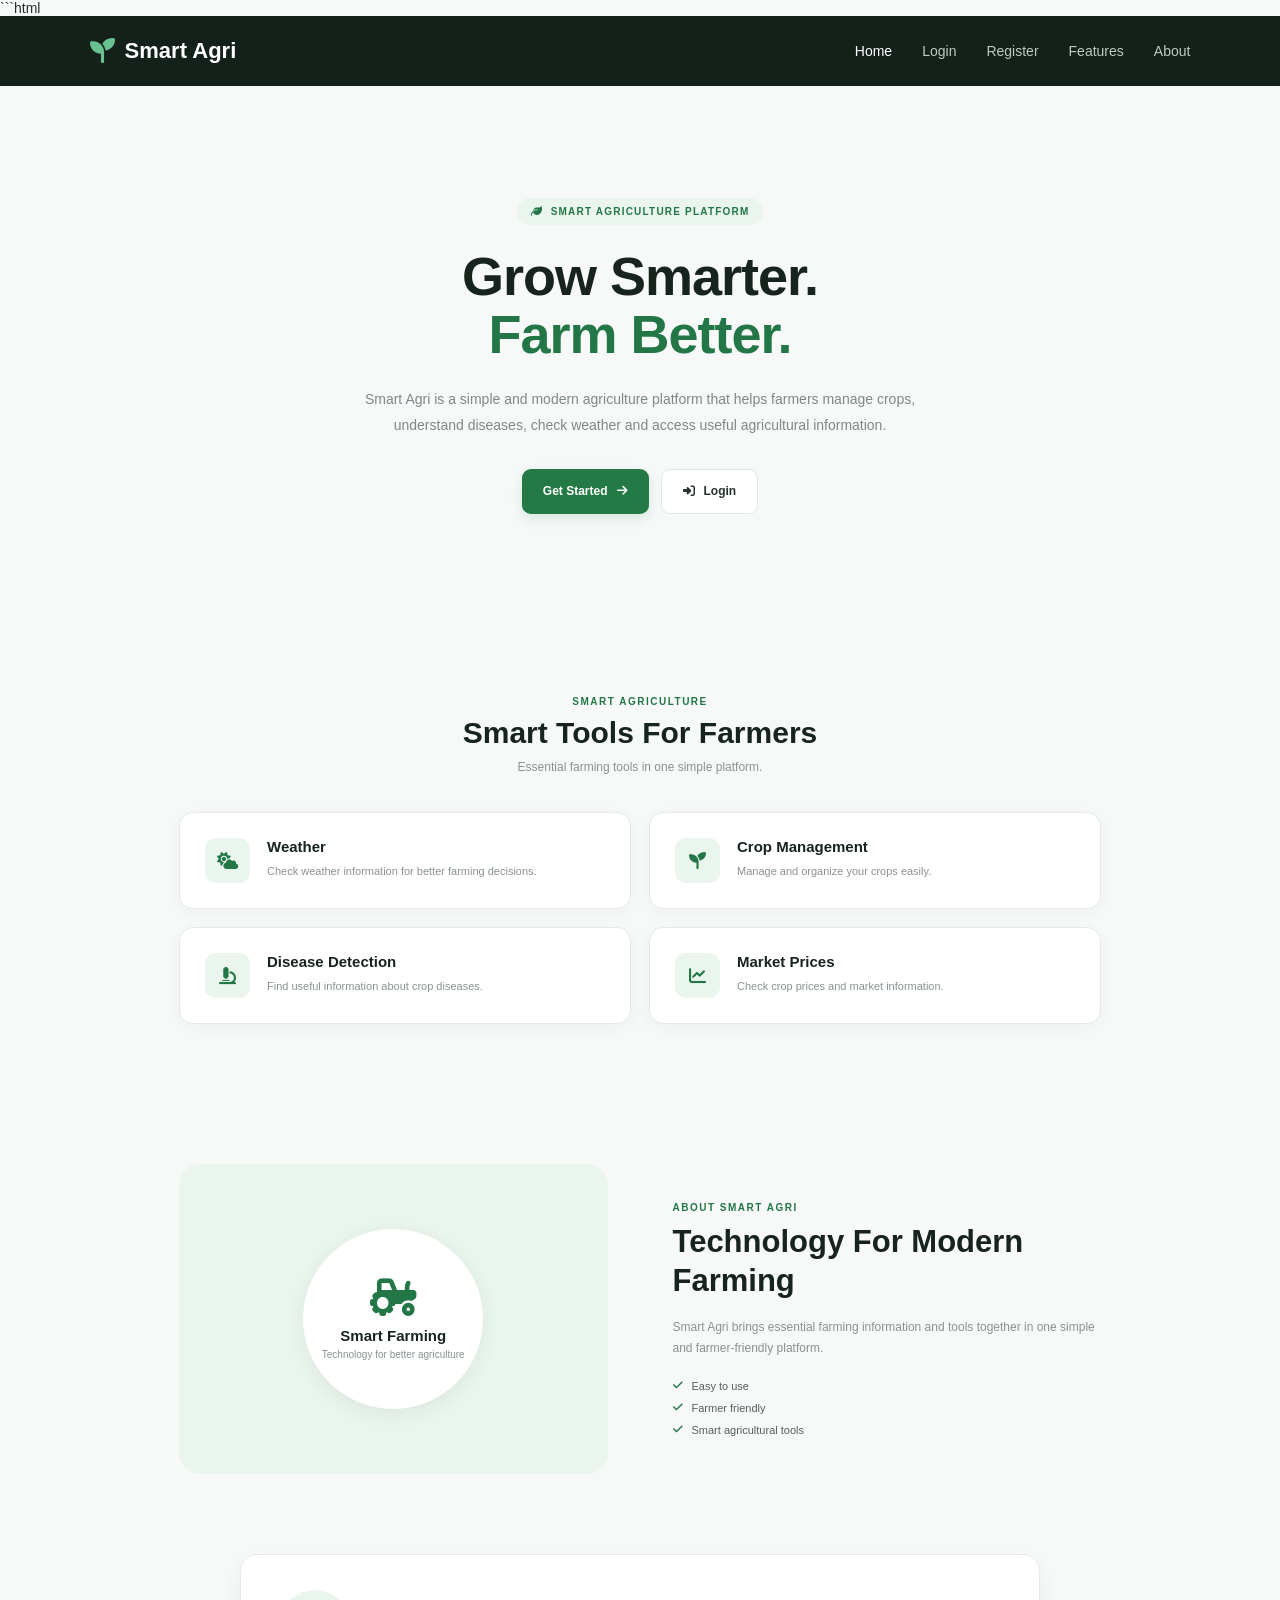
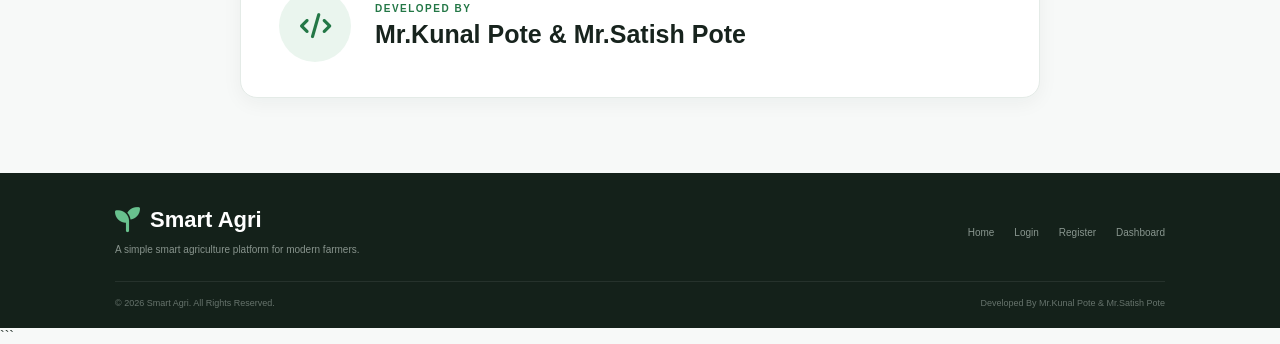
<file: index.html>
```html
<!DOCTYPE html>
<html lang="en">

<head>

<meta charset="UTF-8">
<meta name="viewport" content="width=device-width, initial-scale=1.0">

<title>Smart Agri</title>

<link rel="stylesheet"
href="https://cdnjs.cloudflare.com/ajax/libs/font-awesome/6.5.2/css/all.min.css">

<style>

*{
    margin:0;
    padding:0;
    box-sizing:border-box;
}

html{
    scroll-behavior:smooth;
}

body{
    font-family:"Segoe UI",Arial,sans-serif;
    background:#f7f9f8;
    color:#26332c;
    font-size:14px;
}

.navbar{
    height:70px;
    padding:0 7%;
    display:flex;
    align-items:center;
    justify-content:space-between;
    background:#14211a;
}

.logo{
    display:flex;
    align-items:center;
    gap:10px;
    color:#fff;
    font-size:22px;
    font-weight:700;
}

.logo i{
    color:#68c18e;
    font-size:25px;
}

.navbar nav{
    display:flex;
    gap:30px;
}

.navbar nav a{
    color:#bfc9c3;
    text-decoration:none;
    font-size:14px;
    transition:.2s;
}

.navbar nav a:hover,
.navbar nav a.active{
    color:#fff;
}

.hero{
    max-width:950px;
    min-height:540px;
    margin:auto;
    padding:75px 6%;
    display:flex;
    align-items:center;
    justify-content:center;
    text-align:center;
}

.hero-content{
    max-width:680px;
}

.badge{
    display:inline-flex;
    align-items:center;
    gap:8px;
    padding:8px 14px;
    background:#eaf5ee;
    color:#237746;
    border-radius:20px;
    font-size:10px;
    font-weight:700;
    letter-spacing:1.2px;
}

.badge i{
    font-size:11px;
}

.hero h1{
    margin-top:22px;
    color:#17231d;
    font-size:54px;
    line-height:1.08;
    letter-spacing:-1px;
}

.hero h1 span{
    color:#237746;
}

.hero p{
    max-width:590px;
    margin:22px auto 0;
    color:#7d8982;
    font-size:14px;
    line-height:1.9;
}

.hero-buttons{
    display:flex;
    justify-content:center;
    gap:12px;
    margin-top:30px;
}

.btn{
    display:inline-flex;
    align-items:center;
    justify-content:center;
    gap:9px;
    min-height:45px;
    padding:0 21px;
    border-radius:9px;
    text-decoration:none;
    font-size:12px;
    font-weight:600;
    transition:.2s;
}

.btn-primary{
    background:#237a45;
    color:#fff;
    box-shadow:0 5px 14px rgba(31,122,77,.14);
}

.btn-primary:hover{
    background:#195f37;
    transform:translateY(-2px);
}

.btn-secondary{
    background:#fff;
    color:#26332c;
    border:1px solid #e1e8e4;
}

.btn-secondary:hover{
    border-color:#b8d4c3;
    transform:translateY(-2px);
}

.features{
    max-width:1050px;
    margin:auto;
    padding:70px 5%;
}

.heading{
    text-align:center;
    margin-bottom:38px;
}

.heading span{
    color:#237746;
    font-size:10px;
    font-weight:700;
    letter-spacing:1.5px;
}

.heading h2{
    margin-top:9px;
    color:#17231d;
    font-size:30px;
}

.heading p{
    margin-top:10px;
    color:#89938d;
    font-size:12px;
}

.feature-grid{
    display:grid;
    grid-template-columns:repeat(2,1fr);
    gap:18px;
}

.feature-card{
    padding:25px;
    background:#fff;
    border:1px solid #e4ebe7;
    border-radius:14px;
    box-shadow:0 4px 18px rgba(25,45,34,.04);
    display:flex;
    align-items:flex-start;
    gap:17px;
    transition:.2s;
}

.feature-card:hover{
    transform:translateY(-3px);
    box-shadow:0 9px 25px rgba(25,45,34,.08);
}

.feature-icon{
    width:45px;
    height:45px;
    flex-shrink:0;
    display:flex;
    align-items:center;
    justify-content:center;
    border-radius:11px;
    background:#eaf5ee;
    color:#237746;
    font-size:17px;
}

.feature-card h3{
    color:#17231d;
    font-size:15px;
}

.feature-card p{
    margin-top:7px;
    color:#89938d;
    font-size:11px;
    line-height:1.7;
}

.about{
    max-width:1050px;
    margin:auto;
    padding:70px 5%;
    display:grid;
    grid-template-columns:1fr 1fr;
    align-items:center;
    gap:65px;
}

.about-box{
    height:310px;
    display:flex;
    align-items:center;
    justify-content:center;
    background:#eaf5ee;
    border-radius:21px;
}

.about-circle{
    width:180px;
    height:180px;
    display:flex;
    flex-direction:column;
    align-items:center;
    justify-content:center;
    text-align:center;
    background:#fff;
    border-radius:50%;
    box-shadow:0 5px 20px rgba(25,45,34,.07);
}

.about-circle i{
    color:#237746;
    font-size:37px;
    margin-bottom:11px;
}

.about-circle h3{
    color:#17231d;
    font-size:15px;
}

.about-circle p{
    margin-top:5px;
    color:#89938d;
    font-size:10px;
}

.about-content span{
    color:#237746;
    font-size:10px;
    font-weight:700;
    letter-spacing:1.5px;
}

.about-content h2{
    margin-top:10px;
    color:#17231d;
    font-size:31px;
    line-height:1.25;
}

.about-content p{
    margin-top:16px;
    max-width:500px;
    color:#89938d;
    font-size:12px;
    line-height:1.8;
}

.about-list{
    margin-top:20px;
    display:grid;
    gap:10px;
}

.about-list div{
    display:flex;
    align-items:center;
    gap:9px;
    color:#536059;
    font-size:11px;
}

.about-list i{
    color:#237746;
    font-size:11px;
}

.founder{
    max-width:800px;
    margin:10px auto 75px;
    padding:35px 38px;
    background:#fff;
    border:1px solid #e4ebe7;
    border-radius:17px;
    box-shadow:0 5px 20px rgba(25,45,34,.05);
    display:flex;
    align-items:center;
    gap:24px;
}

.founder-icon{
    width:72px;
    height:72px;
    flex-shrink:0;
    display:flex;
    align-items:center;
    justify-content:center;
    background:#eaf5ee;
    color:#237746;
    border-radius:50%;
    font-size:25px;
}

.founder-info span{
    color:#237746;
    font-size:10px;
    font-weight:700;
    letter-spacing:1.5px;
}

.founder-info h2{
    margin-top:6px;
    color:#17231d;
    font-size:25px;
}

.founder-info p{
    margin-top:4px;
    color:#89938d;
    font-size:11px;
}

.quote{
    margin-top:10px;
    color:#237746;
    font-size:11px;
    font-style:italic;
    line-height:1.6;
}

footer{
    background:#14211a;
    padding:34px 7% 20px;
    color:#fff;
}

.footer-content{
    max-width:1050px;
    margin:auto;
    display:flex;
    align-items:center;
    justify-content:space-between;
    gap:30px;
}

.footer-text p{
    margin-top:8px;
    max-width:320px;
    color:#87938c;
    font-size:10px;
    line-height:1.7;
}

.footer-links{
    display:flex;
    gap:20px;
}

.footer-links a{
    color:#89968f;
    text-decoration:none;
    font-size:10px;
}

.footer-links a:hover{
    color:#fff;
}

.footer-bottom{
    max-width:1050px;
    margin:23px auto 0;
    padding-top:16px;
    border-top:1px solid rgba(255,255,255,.08);
    display:flex;
    justify-content:space-between;
    color:#66736c;
    font-size:9px;
}

@media(max-width:850px){

    .hero{
        min-height:510px;
        padding:65px 6%;
    }

    .feature-grid{
        grid-template-columns:1fr;
    }

    .about{
        grid-template-columns:1fr;
        gap:42px;
    }

    .about-box{
        max-width:500px;
        width:100%;
        margin:auto;
    }

}

@media(max-width:600px){

    .navbar{
        height:auto;
        padding:17px 5%;
        flex-direction:column;
        gap:14px;
    }

    .navbar nav{
        gap:16px;
        flex-wrap:wrap;
        justify-content:center;
    }

    .navbar nav a{
        font-size:11px;
    }

    .hero{
        min-height:480px;
        padding:55px 6%;
    }

    .hero h1{
        font-size:40px;
    }

    .hero p{
        font-size:12px;
    }

    .badge{
        font-size:9px;
    }

    .hero-buttons{
        flex-wrap:wrap;
    }

    .features{
        padding:55px 6%;
    }

    .heading h2{
        font-size:26px;
    }

    .heading p{
        font-size:11px;
    }

    .feature-card{
        padding:21px;
    }

    .feature-card h3{
        font-size:14px;
    }

    .feature-card p{
        font-size:10px;
    }

    .about{
        padding:55px 6%;
    }

    .about-content h2{
        font-size:27px;
    }

    .about-content p{
        font-size:11px;
    }

    .founder{
        margin:10px 5% 60px;
        padding:30px 22px;
        flex-direction:column;
        text-align:center;
    }

    .founder-info h2{
        font-size:21px;
    }

    .footer-content{
        flex-direction:column;
        text-align:center;
    }

    .footer-links{
        flex-wrap:wrap;
        justify-content:center;
    }

    .footer-bottom{
        flex-direction:column;
        gap:8px;
        text-align:center;
    }

}

</style>

</head>

<body>

<header class="navbar">

    <div class="logo">

        <i class="fa-solid fa-seedling"></i>

        <span>Smart Agri</span>

    </div>

    <nav>

        <a href="index.html" class="active">
            Home
        </a>

        <a href="login.html">
            Login
        </a>

        <a href="register.html">
            Register
        </a>

        <a href="#features">
            Features
        </a>

        <a href="#about">
            About
        </a>

    </nav>

</header>

<section class="hero">

    <div class="hero-content">

        <div class="badge">

            <i class="fa-solid fa-leaf"></i>

            SMART AGRICULTURE PLATFORM

        </div>

        <h1>

            Grow Smarter.<br>

            <span>Farm Better.</span>

        </h1>

        <p>

            Smart Agri is a simple and modern agriculture
            platform that helps farmers manage crops,
            understand diseases, check weather and access
            useful agricultural information.

        </p>

        <div class="hero-buttons">

            <a href="register.html"
               class="btn btn-primary">

                Get Started

                <i class="fa-solid fa-arrow-right"></i>

            </a>

            <a href="login.html"
               class="btn btn-secondary">

                <i class="fa-solid fa-right-to-bracket"></i>

                Login

            </a>

        </div>

    </div>

</section>

<section class="features" id="features">

    <div class="heading">

        <span>SMART AGRICULTURE</span>

        <h2>Smart Tools For Farmers</h2>

        <p>
            Essential farming tools in one simple platform.
        </p>

    </div>

    <div class="feature-grid">

        <div class="feature-card">

            <div class="feature-icon">

                <i class="fa-solid fa-cloud-sun"></i>

            </div>

            <div>

                <h3>Weather</h3>

                <p>
                    Check weather information for
                    better farming decisions.
                </p>

            </div>

        </div>

        <div class="feature-card">

            <div class="feature-icon">

                <i class="fa-solid fa-seedling"></i>

            </div>

            <div>

                <h3>Crop Management</h3>

                <p>
                    Manage and organize your crops easily.
                </p>

            </div>

        </div>

        <div class="feature-card">

            <div class="feature-icon">

                <i class="fa-solid fa-microscope"></i>

            </div>

            <div>

                <h3>Disease Detection</h3>

                <p>
                    Find useful information about
                    crop diseases.
                </p>

            </div>

        </div>

        <div class="feature-card">

            <div class="feature-icon">

                <i class="fa-solid fa-chart-line"></i>

            </div>

            <div>

                <h3>Market Prices</h3>

                <p>
                    Check crop prices and market
                    information.
                </p>

            </div>

        </div>

    </div>

</section>

<section class="about" id="about">

    <div class="about-box">

        <div class="about-circle">

            <i class="fa-solid fa-tractor"></i>

            <h3>Smart Farming</h3>

            <p>
                Technology for better agriculture
            </p>

        </div>

    </div>

    <div class="about-content">

        <span>ABOUT SMART AGRI</span>

        <h2>

            Technology For
            Modern Farming

        </h2>

        <p>

            Smart Agri brings essential farming
            information and tools together in one
            simple and farmer-friendly platform.

        </p>

        <div class="about-list">

            <div>

                <i class="fa-solid fa-check"></i>

                Easy to use

            </div>

            <div>

                <i class="fa-solid fa-check"></i>

                Farmer friendly

            </div>

            <div>

                <i class="fa-solid fa-check"></i>

                Smart agricultural tools

            </div>

        </div>

    </div>

</section>

<section class="founder">

    <div class="founder-icon">

        <i class="fa-solid fa-code"></i>

    </div>

    <div class="founder-info">

        <span>DEVELOPED BY</span>

        <h2>
            Mr.Kunal Pote & Mr.Satish Pote
        </h2>

    </div>

</section>

<footer>

    <div class="footer-content">

        <div class="footer-text">

            <div class="logo">

                <i class="fa-solid fa-seedling"></i>

                <span>Smart Agri</span>

            </div>

            <p>

                A simple smart agriculture platform
                for modern farmers.

            </p>

        </div>

        <div class="footer-links">

            <a href="index.html">
                Home
            </a>

            <a href="login.html">
                Login
            </a>

            <a href="register.html">
                Register
            </a>

            <a href="dashboard.html">
                Dashboard
            </a>

        </div>

    </div>

    <div class="footer-bottom">

        <span>
            © 2026 Smart Agri. All Rights Reserved.
        </span>

        <span>
            Developed By Mr.Kunal Pote & Mr.Satish Pote
        </span>

    </div>

</footer>

</body>

</html>
```
</file>
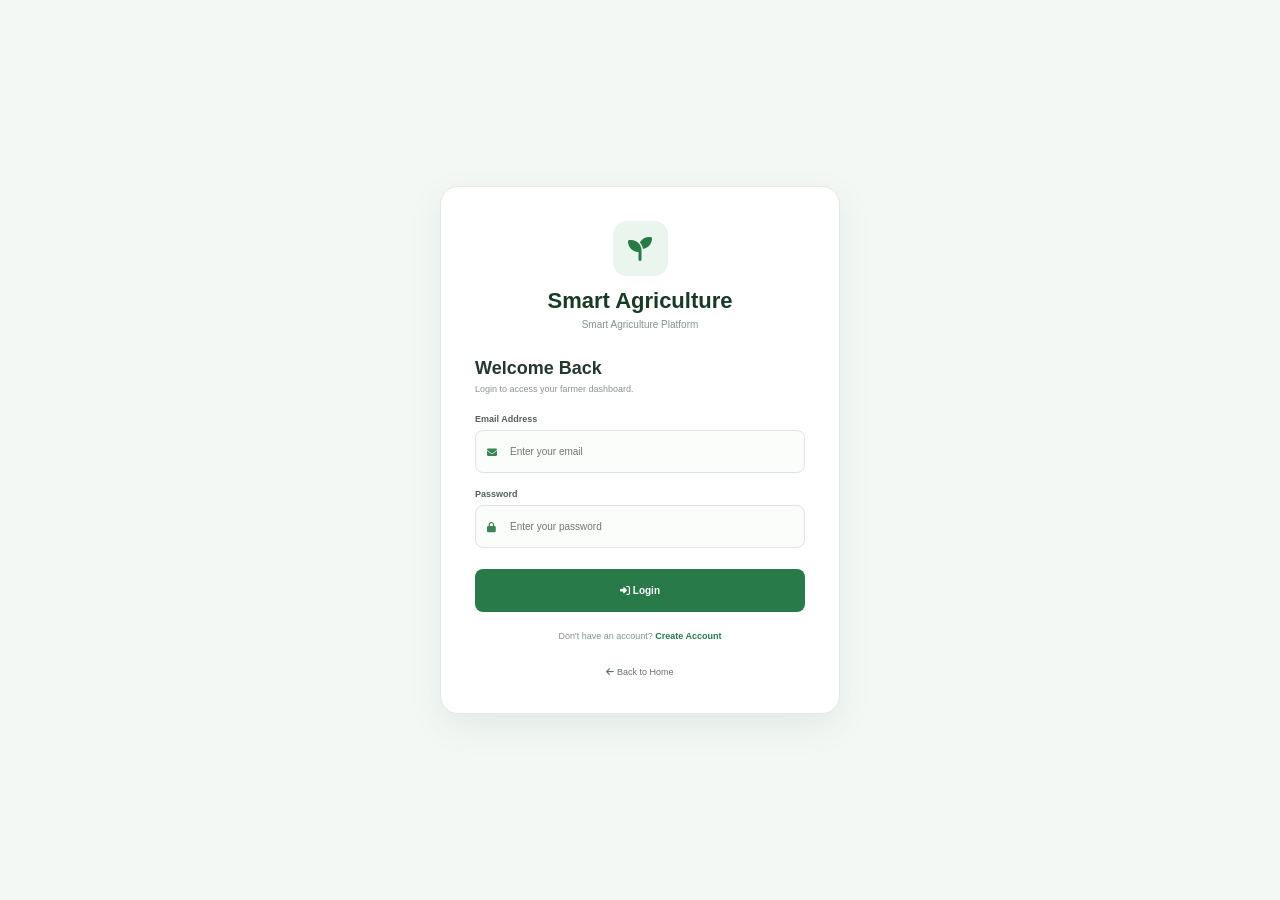
<file: login.html>
<!DOCTYPE html>
<html lang="en">

<head>

<meta charset="UTF-8">
<meta name="viewport" content="width=device-width, initial-scale=1.0">

<title>Farmer Login | Smart Agriculture Platform</title>

<link rel="stylesheet"
href="https://cdnjs.cloudflare.com/ajax/libs/font-awesome/6.5.2/css/all.min.css">

<style>

*{
    margin:0;
    padding:0;
    box-sizing:border-box;
    font-family:Arial,sans-serif;
}

body{
    min-height:100vh;
    display:flex;
    justify-content:center;
    align-items:center;
    background:#f4f8f5;
    padding:25px;
}

.login-box{
    width:100%;
    max-width:400px;
    background:white;
    border:1px solid #e1ebe4;
    border-radius:18px;
    padding:34px;
    box-shadow:0 12px 35px rgba(25,70,42,.08);
}

.logo{
    text-align:center;
    margin-bottom:28px;
}

.logo-icon{
    width:55px;
    height:55px;
    margin:0 auto 12px;
    border-radius:14px;
    background:#eaf5ed;
    color:#287b49;
    display:flex;
    align-items:center;
    justify-content:center;
    font-size:24px;
}

.logo h1{
    color:#183b27;
    font-size:22px;
}

.logo p{
    color:#87938c;
    font-size:10px;
    margin-top:5px;
}

.title{
    margin-bottom:20px;
}

.title h2{
    color:#26382d;
    font-size:18px;
}

.title p{
    color:#8a968e;
    font-size:9px;
    margin-top:5px;
}

.field{
    margin-bottom:16px;
}

.field label{
    display:block;
    color:#526158;
    font-size:9px;
    font-weight:bold;
    margin-bottom:6px;
}

.input{
    position:relative;
}

.input i{
    position:absolute;
    left:12px;
    top:50%;
    transform:translateY(-50%);
    color:#398355;
    font-size:10px;
}

.input input{
    width:100%;
    height:43px;
    border:1px solid #dce6df;
    border-radius:8px;
    background:#fbfdfb;
    outline:none;
    padding:0 12px 0 34px;
    font-size:10px;
    color:#26382d;
}

.input input:focus{
    border-color:#398355;
    background:white;
    box-shadow:0 0 0 3px rgba(57,131,85,.07);
}

.login-btn{
    width:100%;
    height:43px;
    margin-top:5px;
    border:0;
    border-radius:8px;
    background:#287b49;
    color:white;
    font-size:10px;
    font-weight:bold;
    cursor:pointer;
    transition:.2s;
}

.login-btn:hover{
    background:#1d6339;
}

.register-link{
    text-align:center;
    margin-top:19px;
    color:#87938c;
    font-size:9px;
}

.register-link a{
    color:#287b49;
    text-decoration:none;
    font-weight:bold;
}

.register-link a:hover{
    text-decoration:underline;
}

.back{
    text-align:center;
    margin-top:20px;
}

.back a{
    color:#65736a;
    text-decoration:none;
    font-size:9px;
}

.back a:hover{
    color:#287b49;
}

@media(max-width:480px){

    .login-box{
        padding:27px 21px;
    }

}

</style>

</head>

<body>

<div class="login-box">

<div class="logo">

<div class="logo-icon">

<i class="fa-solid fa-seedling"></i>

</div>

<h1>Smart Agriculture</h1>

<p>Smart Agriculture Platform</p>

</div>


<div class="title">

<h2>Welcome Back</h2>

<p>Login to access your farmer dashboard.</p>

</div>


<div class="field">

<label>Email Address</label>

<div class="input">

<i class="fa-solid fa-envelope"></i>

<input
type="email"
id="loginEmail"
placeholder="Enter your email"
autocomplete="email">

</div>

</div>


<div class="field">

<label>Password</label>

<div class="input">

<i class="fa-solid fa-lock"></i>

<input
type="password"
id="loginPassword"
placeholder="Enter your password"
autocomplete="current-password">

</div>

</div>


<button
class="login-btn"
onclick="login()">

<i class="fa-solid fa-right-to-bracket"></i>
 Login

</button>


<div class="register-link">

Don't have an account?

<a href="register.html">
Create Account
</a>

</div>


<div class="back">

<a href="index.html">
<i class="fa-solid fa-arrow-left"></i>
 Back to Home
</a>

</div>

</div>


<script src="auth.js"></script>

</body>

</html>
</file>
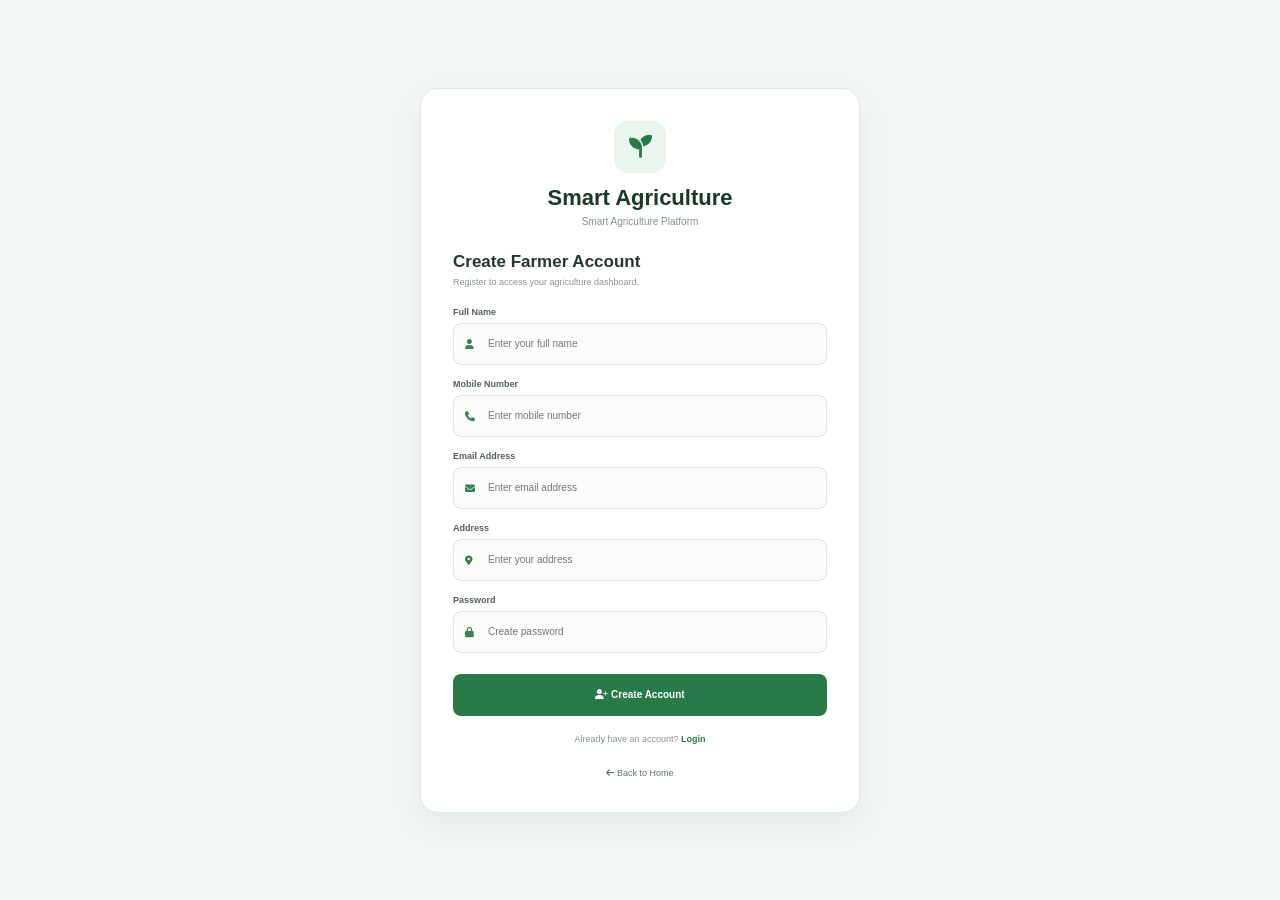
<file: register.html>
<!DOCTYPE html>
<html lang="en">

<head>

<meta charset="UTF-8">
<meta name="viewport" content="width=device-width, initial-scale=1.0">

<title>Farmer Registration | Smart Agriculture Platform</title>

<link rel="stylesheet"
href="https://cdnjs.cloudflare.com/ajax/libs/font-awesome/6.5.2/css/all.min.css">

<style>

*{
    margin:0;
    padding:0;
    box-sizing:border-box;
    font-family:Arial,sans-serif;
}

body{
    min-height:100vh;
    display:flex;
    justify-content:center;
    align-items:center;
    background:#f4f8f5;
    padding:25px;
}

.register-box{
    width:100%;
    max-width:440px;
    background:white;
    border:1px solid #e1ebe4;
    border-radius:18px;
    padding:32px;
    box-shadow:0 12px 35px rgba(25,70,42,.08);
}

.logo{
    text-align:center;
    margin-bottom:25px;
}

.logo-icon{
    width:52px;
    height:52px;
    margin:0 auto 12px;
    border-radius:14px;
    background:#eaf5ed;
    color:#287b49;
    display:flex;
    justify-content:center;
    align-items:center;
    font-size:23px;
}

.logo h1{
    color:#183b27;
    font-size:22px;
}

.logo p{
    color:#87938c;
    font-size:10px;
    margin-top:5px;
}

.title{
    margin-bottom:20px;
}

.title h2{
    color:#26382d;
    font-size:17px;
}

.title p{
    color:#8a968e;
    font-size:9px;
    margin-top:5px;
}

.field{
    margin-bottom:14px;
}

.field label{
    display:block;
    color:#526158;
    font-size:9px;
    font-weight:bold;
    margin-bottom:6px;
}

.input{
    position:relative;
}

.input i{
    position:absolute;
    left:12px;
    top:50%;
    transform:translateY(-50%);
    color:#398355;
    font-size:10px;
}

.input input{
    width:100%;
    height:42px;
    border:1px solid #dce6df;
    border-radius:8px;
    background:#fbfdfb;
    outline:none;
    padding:0 12px 0 34px;
    font-size:10px;
    color:#26382d;
}

.input input:focus{
    border-color:#398355;
    background:white;
    box-shadow:0 0 0 3px rgba(57,131,85,.07);
}

.register-btn{
    width:100%;
    height:42px;
    margin-top:7px;
    border:0;
    border-radius:8px;
    background:#287b49;
    color:white;
    font-size:10px;
    font-weight:bold;
    cursor:pointer;
    transition:.2s;
}

.register-btn:hover{
    background:#1d6339;
}

.login-link{
    text-align:center;
    margin-top:18px;
    font-size:9px;
    color:#87938c;
}

.login-link a{
    color:#287b49;
    text-decoration:none;
    font-weight:bold;
}

.login-link a:hover{
    text-decoration:underline;
}

.back{
    text-align:center;
    margin-top:18px;
}

.back a{
    color:#65736a;
    text-decoration:none;
    font-size:9px;
}

.back a:hover{
    color:#287b49;
}

@media(max-width:480px){

    .register-box{
        padding:25px 20px;
    }

}

</style>

</head>

<body>

<div class="register-box">

<div class="logo">

<div class="logo-icon">
<i class="fa-solid fa-seedling"></i>
</div>

<h1>Smart Agriculture</h1>

<p>Smart Agriculture Platform</p>

</div>

<div class="title">

<h2>Create Farmer Account</h2>

<p>Register to access your agriculture dashboard.</p>

</div>

<div class="field">

<label>Full Name</label>

<div class="input">

<i class="fa-solid fa-user"></i>

<input
type="text"
id="name"
placeholder="Enter your full name"
autocomplete="name">

</div>

</div>

<div class="field">

<label>Mobile Number</label>

<div class="input">

<i class="fa-solid fa-phone"></i>

<input
type="tel"
id="mobile"
placeholder="Enter mobile number"
maxlength="10"
autocomplete="tel">

</div>

</div>

<div class="field">

<label>Email Address</label>

<div class="input">

<i class="fa-solid fa-envelope"></i>

<input
type="email"
id="email"
placeholder="Enter email address"
autocomplete="email">

</div>

</div>

<div class="field">

<label>Address</label>

<div class="input">

<i class="fa-solid fa-location-dot"></i>

<input
type="text"
id="address"
placeholder="Enter your address"
autocomplete="street-address">

</div>

</div>

<div class="field">

<label>Password</label>

<div class="input">

<i class="fa-solid fa-lock"></i>

<input
type="password"
id="password"
placeholder="Create password"
autocomplete="new-password">

</div>

</div>

<button
type="button"
class="register-btn"
onclick="register()">

<i class="fa-solid fa-user-plus"></i>
Create Account

</button>

<div class="login-link">

Already have an account?

<a href="login.html">
Login
</a>

</div>

<div class="back">

<a href="index.html">
<i class="fa-solid fa-arrow-left"></i>
Back to Home
</a>

</div>

</div>

<script src="auth.js"></script>

</body>

</html>
</file>
